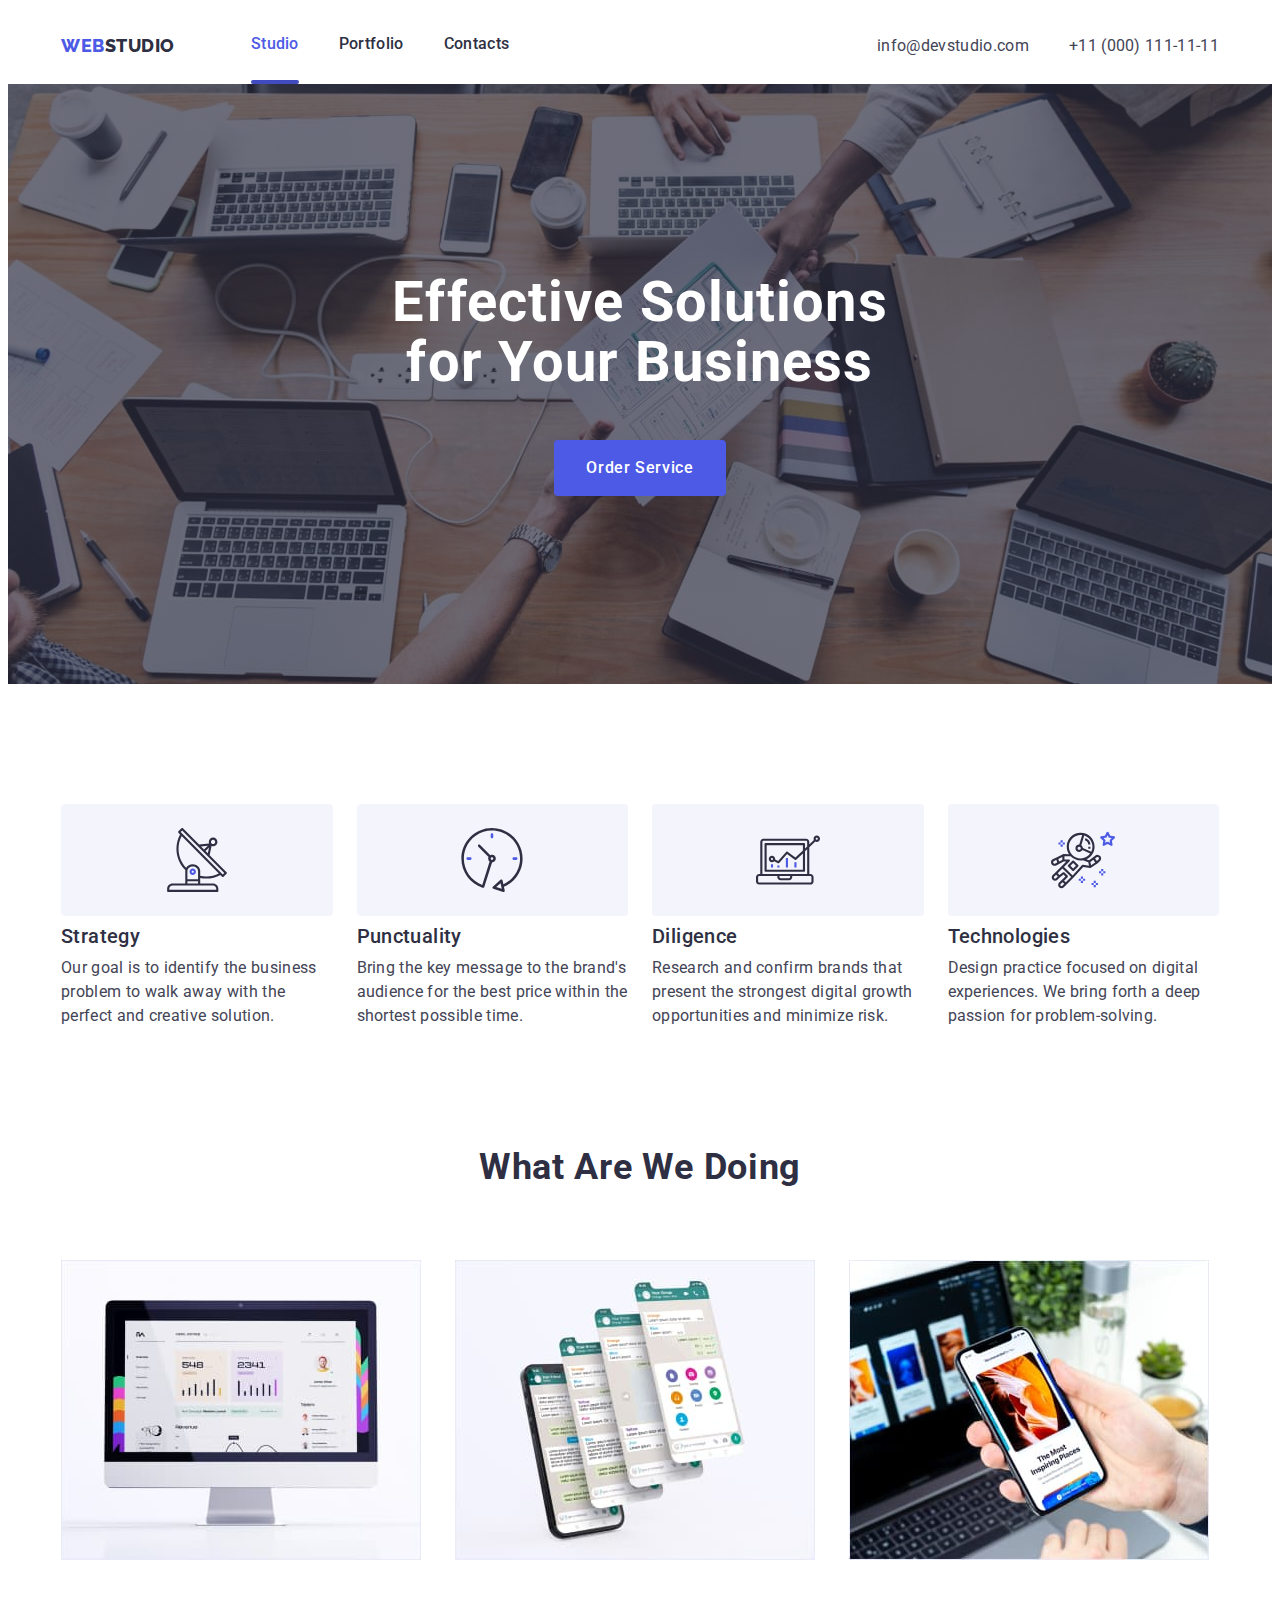
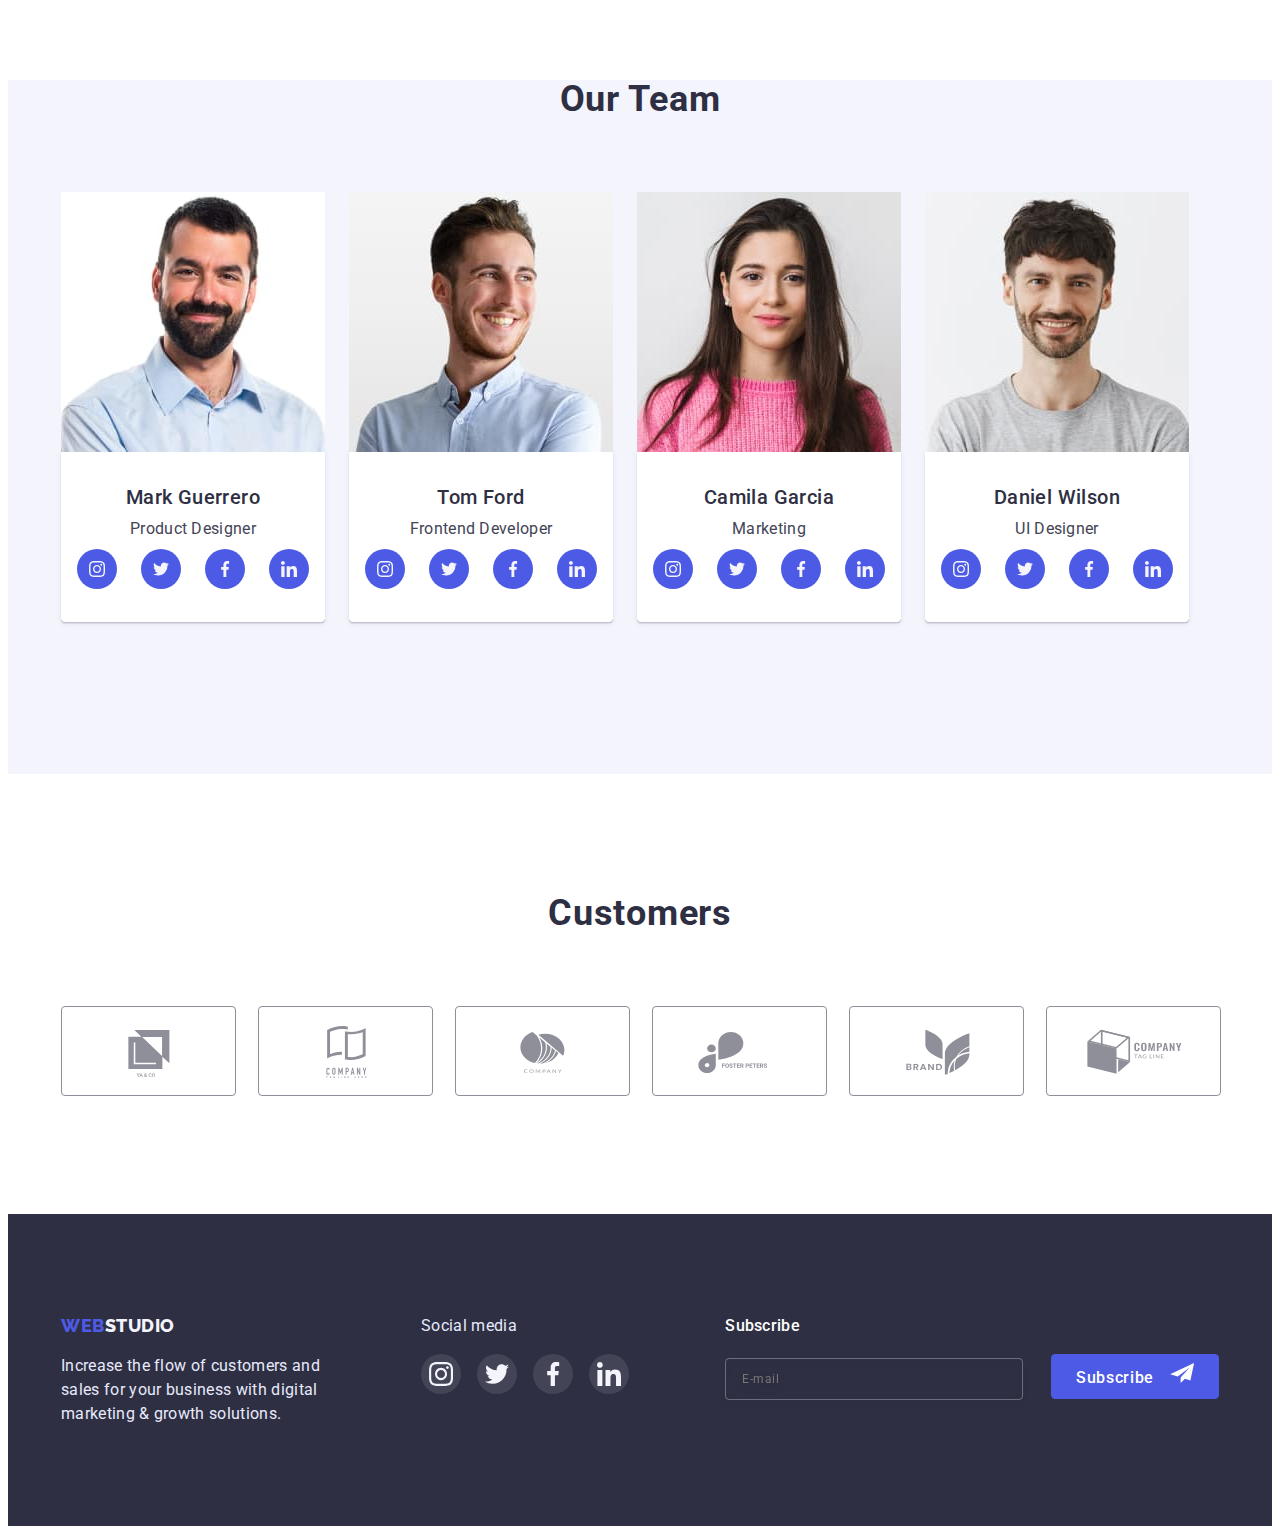
<file: index.html>
<!DOCTYPE html>
<html lang="en">
  <head>
    <meta charset="UTF-8" />
    <meta http-equiv="X-UA-Compatible" content="IE=edge" />
    <meta name="viewport" content="width=device-width, initial-scale=1.0" />
    <title>WebStudio</title>
    <link rel="preconnect" href="https://fonts.googleapis.com" />
    <link rel="preconnect" href="https://fonts.gstatic.com" crossorigin />
    <link
      href="https://fonts.googleapis.com/css2?family=Raleway:wght@800&family=Roboto:wght@400;500;700;900&display=swap"
      rel="stylesheet"
    />
    <link
      rel="stylesheet"
      href="https://cdnjs.cloudflare.com/ajax/libs/modern-normalize/1.1.0/modern-normalize.min.css"
      integrity="sha512-wpPYUAdjBVSE4KJnH1VR1HeZfpl1ub8YT/NKx4PuQ5NmX2tKuGu6U/JRp5y+Y8XG2tV+wKQpNHVUX03MfMFn9Q=="
      crossorigin="anonymous"
      referrerpolicy="no-referrer"
    />
    <link rel="stylesheet" href="./css/styles.css" />
  </head>
  <body class="body">
    <header class="header">
      <div class="container header-container">
        <nav class="header-navigation">
          <a href="./index.html" class="header-logo link">
            Web<span class="header-logo-span">Studio</span></a
          >
          <ul class="header-list list">
            <li class="header-item">
              <a href="./index.html" class="header-link current link">Studio</a>
            </li>
            <li class="header-item">
              <a href="./portfolio.html" class="header-link link">Portfolio</a>
            </li>
            <li class="header-item">
              <a href="" class="header-link link">Contacts</a>
            </li>
          </ul>
        </nav>
        <address class="address">
          <ul class="address-list list">
            <li class="address-item">
              <a href="mailto:info@devstudio.com" class="address-mail link"
                >info@devstudio.com</a
              >
            </li>
            <li class="address-item">
              <a href="tel:+110001111111" class="address-tel link"
                >+11 (000) 111-11-11</a
              >
            </li>
          </ul>
        </address>
      </div>
    </header>
    <main>
      <section class="hero">
        <div class="container">
          <h1 class="hero-title">
            Effective Solutions
            <div>for Your Business</div>
          </h1>
          <button type="button" data-modal-open class="hero-button">
            Order Service
          </button>
        </div>
      </section>
      <section class="main">
        <div class="container main-container">
          <h2 class="main-title">Advantages</h2>
          <ul class="main-list">
            <li class="main-item">
              <div class="main-item-icon-container">
                <svg class="main-item-icon" width="64" height="64">
                  <use
                    href="./images/symbol-defs.svg#icon-main-1-antenna"
                  ></use>
                </svg>
              </div>
              <h3 class="main-subtitle">Strategy</h3>
              <p class="main-text">
                Our goal is to identify the business problem to walk away with
                the perfect and creative solution.
              </p>
            </li>
            <li class="main-item">
              <div class="main-item-icon-container">
                <svg class="main-item-icon" width="64" height="64">
                  <use href="./images/symbol-defs.svg#icon-main-2-clock"></use>
                </svg>
              </div>
              <h3 class="main-subtitle">Punctuality</h3>
              <p class="main-text">
                Bring the key message to the brand's audience for the best price
                within the shortest possible time.
              </p>
            </li>
            <li class="main-item">
              <div class="main-item-icon-container">
                <svg class="main-item-icon" width="64" height="64">
                  <use
                    href="./images/symbol-defs.svg#icon-main-3-diagram"
                  ></use>
                </svg>
              </div>
              <h3 class="main-subtitle">Diligence</h3>
              <p class="main-text">
                Research and confirm brands that present the strongest digital
                growth opportunities and minimize risk.
              </p>
            </li>
            <li class="main-item">
              <div class="main-item-icon-container">
                <svg class="main-item-icon" width="64" height="64">
                  <use
                    href="./images/symbol-defs.svg#icon-main-4-astronaut"
                  ></use>
                </svg>
              </div>
              <h3 class="main-subtitle">Technologies</h3>
              <p class="main-text">
                Design practice focused on digital experiences. We bring forth a
                deep passion for problem-solving.
              </p>
            </li>
          </ul>
        </div>
      </section>
      <section class="work">
        <div class="container">
          <h2 class="work-title">What are we doing</h2>
          <ul class="work-list">
            <li class="work-item">
              <img
                src="./images/img-1.jpg"
                alt="picture"
                width="360"
                height="300"
              />
            </li>
            <li class="work-item">
              <img
                src="./images/img-2.jpg"
                alt="picture"
                width="360"
                height="300"
              />
            </li>
            <li class="work-item">
              <img
                src="./images/img-3.jpg"
                alt="picture"
                width="360"
                height="300"
              />
            </li>
          </ul>
        </div>
      </section>
      <section class="team">
        <div class="container">
          <h2 class="team-title">Our Team</h2>
          <ul class="team-list">
            <li class="team-item">
              <img
                src="./images/img-4.jpg"
                alt="photo"
                width="264"
                height="260"
              />
              <div class="team-container-h3-p">
                <h3 class="team-subtitle">Mark Guerrero</h3>
                <p class="team-text">Product Designer</p>
                <ul class="team-social-list list">
                  <li class="team-social-item">
                    <a href="" class="team-social-link link">
                      <svg class="team-social-icon" width="16" height="16">
                        <use
                          href="./images/symbol-defs.svg#icon-social-1-instagram"
                        ></use>
                      </svg>
                    </a>
                  </li>
                  <li class="team-social-item">
                    <a href="" class="team-social-link link"
                      ><svg class="team-social-icon" width="16" height="16">
                        <use
                          href="./images/symbol-defs.svg#icon-social-2-twitter"
                        ></use>
                      </svg>
                    </a>
                  </li>
                  <li class="team-social-item">
                    <a href="" class="team-social-link link"
                      ><svg class="team-social-icon" width="16" height="16">
                        <use
                          href="./images/symbol-defs.svg#icon-social-3-facebook"
                        ></use>
                      </svg>
                    </a>
                  </li>
                  <li class="team-social-item">
                    <a href="" class="team-social-link link"
                      ><svg class="team-social-icon" width="16" height="16">
                        <use
                          href="./images/symbol-defs.svg#icon-social-4-linkedin"
                        ></use>
                      </svg>
                    </a>
                  </li>
                </ul>
              </div>
            </li>
            <li class="team-item">
              <img
                src="./images/img-5.jpg"
                alt="photo"
                width="264"
                height="260"
              />
              <div class="team-container-h3-p">
                <h3 class="team-subtitle">Tom Ford</h3>
                <p class="team-text">Frontend Developer</p>
                <ul class="team-social-list list">
                  <li class="team-social-item">
                    <a href="" class="team-social-link link">
                      <svg class="team-social-icon" width="16" height="16">
                        <use
                          href="./images/symbol-defs.svg#icon-social-1-instagram"
                        ></use>
                      </svg>
                    </a>
                  </li>
                  <li class="team-social-item">
                    <a href="" class="team-social-link link"
                      ><svg class="team-social-icon" width="16" height="16">
                        <use
                          href="./images/symbol-defs.svg#icon-social-2-twitter"
                        ></use>
                      </svg>
                    </a>
                  </li>
                  <li class="team-social-item">
                    <a href="" class="team-social-link link"
                      ><svg class="team-social-icon" width="16" height="16">
                        <use
                          href="./images/symbol-defs.svg#icon-social-3-facebook"
                        ></use>
                      </svg>
                    </a>
                  </li>
                  <li class="team-social-item">
                    <a href="" class="team-social-link link"
                      ><svg class="team-social-icon" width="16" height="16">
                        <use
                          href="./images/symbol-defs.svg#icon-social-4-linkedin"
                        ></use>
                      </svg>
                    </a>
                  </li>
                </ul>
              </div>
            </li>
            <li class="team-item">
              <img
                src="./images/img-6.jpg"
                alt="photo"
                width="264"
                height="260"
              />
              <div class="team-container-h3-p">
                <h3 class="team-subtitle">Camila Garcia</h3>
                <p class="team-text">Marketing</p>
                <ul class="team-social-list list">
                  <li class="team-social-item">
                    <a href="" class="team-social-link link">
                      <svg class="team-social-icon" width="16" height="16">
                        <use
                          href="./images/symbol-defs.svg#icon-social-1-instagram"
                        ></use>
                      </svg>
                    </a>
                  </li>
                  <li class="team-social-item">
                    <a href="" class="team-social-link link"
                      ><svg class="team-social-icon" width="16" height="16">
                        <use
                          href="./images/symbol-defs.svg#icon-social-2-twitter"
                        ></use>
                      </svg>
                    </a>
                  </li>
                  <li class="team-social-item">
                    <a href="" class="team-social-link link"
                      ><svg class="team-social-icon" width="16" height="16">
                        <use
                          href="./images/symbol-defs.svg#icon-social-3-facebook"
                        ></use>
                      </svg>
                    </a>
                  </li>
                  <li class="team-social-item">
                    <a href="" class="team-social-link link"
                      ><svg class="team-social-icon" width="16" height="16">
                        <use
                          href="./images/symbol-defs.svg#icon-social-4-linkedin"
                        ></use>
                      </svg>
                    </a>
                  </li>
                </ul>
              </div>
            </li>
            <li class="team-item">
              <img
                src="./images/img-7.jpg"
                alt="photo"
                width="264"
                height="260"
              />
              <div class="team-container-h3-p">
                <h3 class="team-subtitle">Daniel Wilson</h3>
                <p class="team-text">UI Designer</p>
                <ul class="team-social-list list">
                  <li class="team-social-item">
                    <a href="" class="team-social-link link">
                      <svg class="team-social-icon" width="16" height="16">
                        <use
                          href="./images/symbol-defs.svg#icon-social-1-instagram"
                        ></use>
                      </svg>
                    </a>
                  </li>
                  <li class="team-social-item">
                    <a href="" class="team-social-link link"
                      ><svg class="team-social-icon" width="16" height="16">
                        <use
                          href="./images/symbol-defs.svg#icon-social-2-twitter"
                        ></use>
                      </svg>
                    </a>
                  </li>
                  <li class="team-social-item">
                    <a href="" class="team-social-link link"
                      ><svg class="team-social-icon" width="16" height="16">
                        <use
                          href="./images/symbol-defs.svg#icon-social-3-facebook"
                        ></use>
                      </svg>
                    </a>
                  </li>
                  <li class="team-social-item">
                    <a href="" class="team-social-link link"
                      ><svg class="team-social-icon" width="16" height="16">
                        <use
                          href="./images/symbol-defs.svg#icon-social-4-linkedin"
                        ></use>
                      </svg>
                    </a>
                  </li>
                </ul>
              </div>
            </li>
          </ul>
        </div>
      </section>
      <section class="customers">
        <div class="container customers-container">
          <h2 class="customers-title">Customers</h2>
          <ul class="customers-list list">
            <li class="customers-item">
              <a href="" class="customers-link link">
                <svg class="customer-icon" width="104" height="56">
                  <use
                    href="./images/symbol-defs.svg#icon-ustomers-logo-1"
                  ></use>
                </svg>
              </a>
            </li>
            <li class="customers-item">
              <a href="" class="customers-link link">
                <svg class="customer-icon" width="104" height="56">
                  <use
                    href="./images/symbol-defs.svg#icon-ustomers-logo-2"
                  ></use>
                </svg>
              </a>
            </li>
            <li class="customers-item">
              <a href="" class="customers-link link">
                <svg class="customer-icon" width="104" height="56">
                  <use
                    href="./images/symbol-defs.svg#icon-ustomers-logo-3"
                  ></use>
                </svg>
              </a>
            </li>
            <li class="customers-item">
              <a href="" class="customers-link link">
                <svg class="customer-icon" width="104" height="56">
                  <use
                    href="./images/symbol-defs.svg#icon-ustomers-logo-4"
                  ></use>
                </svg>
              </a>
            </li>
            <li class="customers-item">
              <a href="" class="customers-link link">
                <svg class="customer-icon" width="104" height="56">
                  <use
                    href="./images/symbol-defs.svg#icon-ustomers-logo-5"
                  ></use>
                </svg>
              </a>
            </li>
            <li class="customers-item">
              <a href="" class="customers-link link">
                <svg class="customer-icon" width="104" height="56">
                  <use
                    href="./images/symbol-defs.svg#icon-ustomers-logo-6"
                  ></use>
                </svg>
              </a>
            </li>
          </ul>
        </div>
      </section>
    </main>
    <footer class="footer">
      <div class="container footer-container">
        <section class="footer-section-logo">
          <a href="./index.html" class="footer-logo link"
            >Web<span class="footer-logo-span">Studio</span></a
          >
          <p class="footer-text">
            Increase the flow of customers and sales for your business with
            digital marketing & growth solutions.
          </p>
        </section>
        <section class="footer-section-social">
          <p class="footer-text-social">Social media</p>
          <ul class="footer-social-media-list list">
            <li class="footer-social-media-item">
              <a href="" class="footer-social-media-link link">
                <svg class="footer-social-media-icon" width="24" height="24">
                  <use
                    href="./images/symbol-defs.svg#icon-social-1-instagram"
                  ></use>
                </svg>
              </a>
            </li>
            <li class="footer-social-media-item">
              <a href="" class="footer-social-media-link link">
                <svg class="footer-social-media-icon" width="24" height="24">
                  <use
                    href="./images/symbol-defs.svg#icon-social-2-twitter"
                  ></use>
                </svg>
              </a>
            </li>
            <li class="footer-social-media-item">
              <a href="" class="footer-social-media-link link">
                <svg class="footer-social-media-icon" width="24" height="24">
                  <use
                    href="./images/symbol-defs.svg#icon-social-3-facebook"
                  ></use>
                </svg>
              </a>
            </li>
            <li class="footer-social-media-item">
              <a href="" class="footer-social-media-link link">
                <svg class="footer-social-media-icon" width="24" height="24">
                  <use
                    href="./images/symbol-defs.svg#icon-social-4-linkedin"
                  ></use>
                </svg>
              </a>
            </li>
          </ul>
        </section>
        <section class="footer-section-subscribe">
          <p class="footer-section-subscrib-text">Subscribe</p>
          <form class="footer-section-subscribe-form">
            <input
              type="text"
              name="user-email"
              class="footer-form-input"
              placeholder="E-mail"
            />
            <button type="submit" class="footer-section-subscribe-button">
              Subscribe<span
                ><svg class="footer-span-svg" width="24" height="20">
                  <use href="./images/symbol-defs.svg#icon-icon-airplane"></use>
                </svg>
              </span>
            </button>
          </form>
        </section>
      </div>
    </footer>
    <div class="backdrop is-hidden" data-modal>
      <div class="modal">
        <button type="button" data-modal-close class="modal-button-close">
          <svg class="modal-icon-svg" width="8" height="8">
            <use href="./images/symbol-defs.svg#icon-modal-cloze-icon"></use>
          </svg>
        </button>
        <p class="modal-title">Leave your contacts and we will call you back</p>
        <form class="modal-form">
          <div class="modal-field">
            <label class="modal-input-text" for="user-name">Name</label>
            <div class="input-wrap">
              <input
                type="text"
                class="modal-input"
                name="user-name"
                id="user-name"
                required
              />
              <svg class="modal-input-icon" width="18" height="18">
                <use
                  href="./images/symbol-defs.svg#icon-modal-person-icon"
                ></use>
              </svg>
            </div>
          </div>
          <div class="modal-field">
            <label class="modal-input-text" for="user-phone">Phone</label>
            <div class="input-wrap">
              <input
                type="tel"
                class="modal-input"
                name="user-phone"
                id="user-phone"
                required
              />
              <svg class="modal-input-icon" width="18" height="18">
                <use
                  href="./images/symbol-defs.svg#icon-modal-phone-icon"
                ></use>
              </svg>
            </div>
          </div>
          <div class="modal-field">
            <label class="modal-input-text" for="user-email">Email</label>
            <div class="input-wrap">
              <input
                type="email"
                class="modal-input"
                name="user-email"
                id="user-email"
                required
              />
              <svg class="modal-input-icon" width="18" height="18">
                <use href="./images/symbol-defs.svg#icon-modal-mail-icon"></use>
              </svg>
            </div>
          </div>
          <div class="modal-field">
            <label class="modal-input-text" for="user-comment">Comment</label>
            <textarea
              name="user-comment"
              id="user-comment"
              class="modal-field-comment"
              placeholder="Text input"
            ></textarea>
          </div>
          <div class="modal-field">
            <input
              type="checkbox"
              id="privacy-policy"
              name="privacy-policy"
              value="true"
              class="modal-check"
              required
            />
            <label for="privacy-policy" class="modal-label-text"
              ><span class="modal-label-span">
                <svg class="modal-label-span-svg" width="10" height="8">
                  <use
                    href="./images/symbol-defs.svg#icon-modal-icon-check"
                  ></use>
                </svg>
              </span>
              I accept the terms and conditions of the
              <a href="" class="modal-label-link">Privacy Policy</a></label
            >
          </div>
          <button type="submit" class="modal-form-button">Send</button>
        </form>
      </div>
    </div>
    <script src="./js/modal.js"></script>
  </body>
</html>
</file>
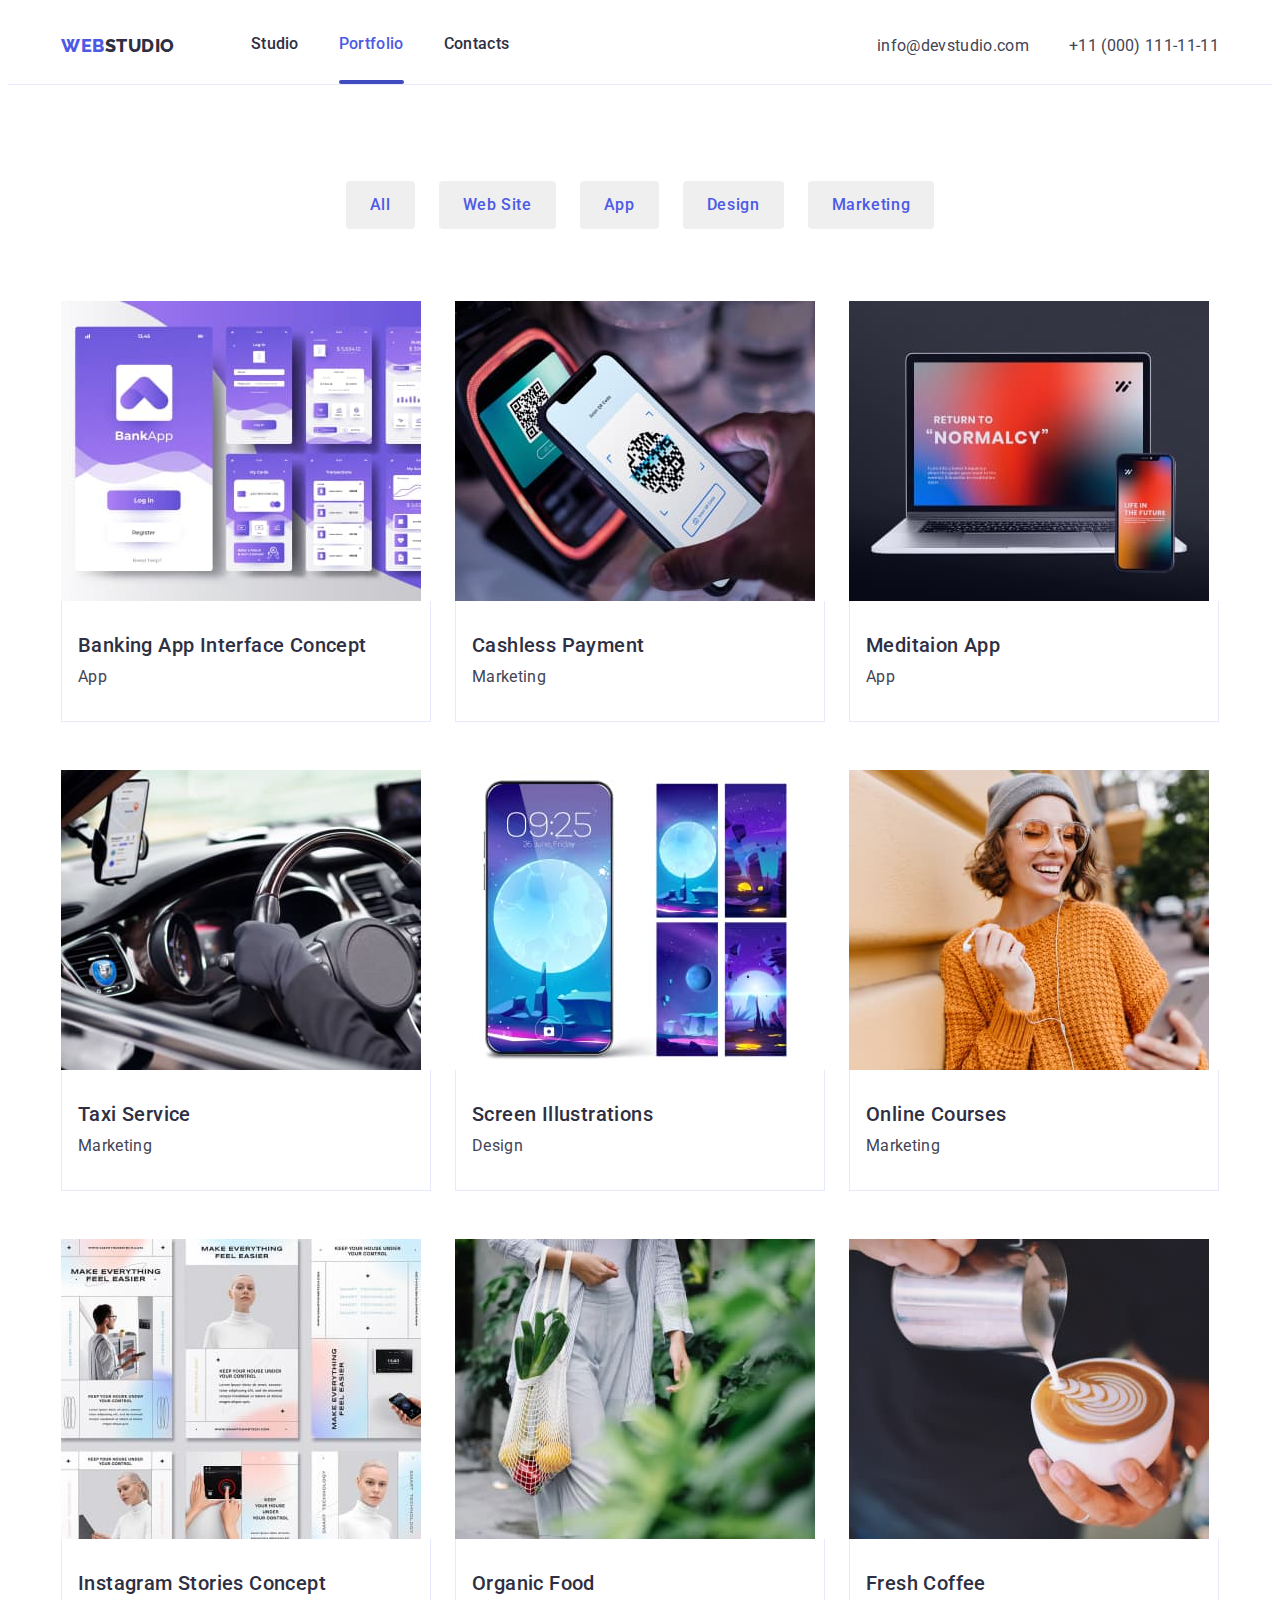
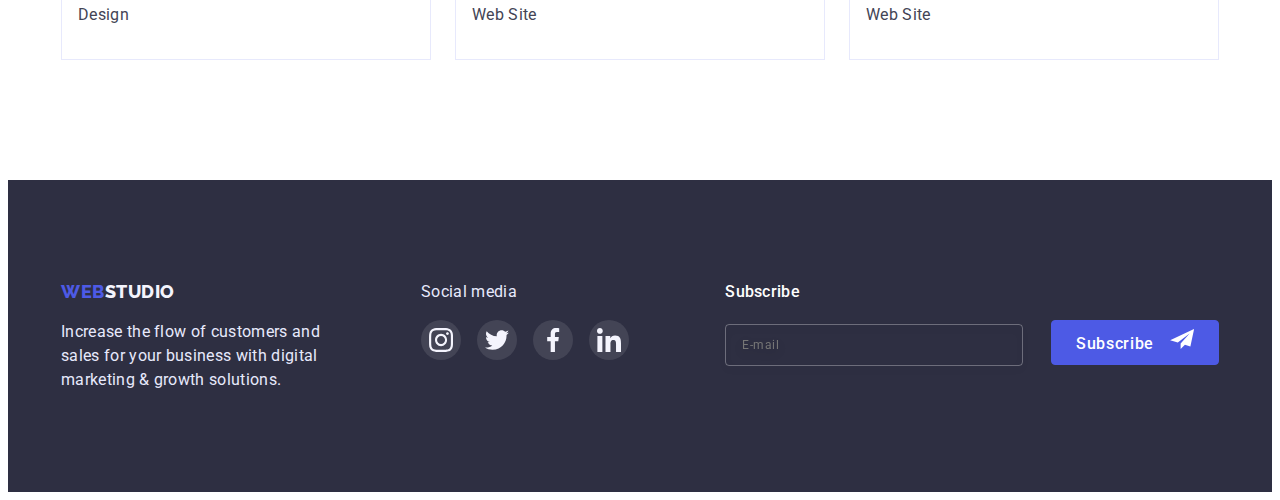
<file: portfolio.html>
<!DOCTYPE html>
<html lang="en">
  <head>
    <meta charset="UTF-8" />
    <meta http-equiv="X-UA-Compatible" content="IE=edge" />
    <meta name="viewport" content="width=device-width, initial-scale=1.0" />
    <title>Portfolio</title>
    <link rel="preconnect" href="https://fonts.googleapis.com" />
    <link rel="preconnect" href="https://fonts.gstatic.com" crossorigin />
    <link
      href="https://fonts.googleapis.com/css2?family=Raleway:wght@800&family=Roboto:wght@400;500;700;900&display=swap"
      rel="stylesheet"
    />
    <link
      rel="stylesheet"
      href="https://cdnjs.cloudflare.com/ajax/libs/modern-normalize/1.1.0/modern-normalize.min.css"
      integrity="sha512-wpPYUAdjBVSE4KJnH1VR1HeZfpl1ub8YT/NKx4PuQ5NmX2tKuGu6U/JRp5y+Y8XG2tV+wKQpNHVUX03MfMFn9Q=="
      crossorigin="anonymous"
      referrerpolicy="no-referrer"
    />
    <link rel="stylesheet" href="./css/styles.css" />
  </head>
  <body>
    <header class="header header-portfolio">
      <div class="container header-container">
        <nav class="header-navigation">
          <a href="./index.html" class="header-logo link">
            Web<span class="header-logo-span">Studio</span></a
          >
          <ul class="header-list list">
            <li class="header-item">
              <a href="./index.html" class="header-link link">Studio</a>
            </li>
            <li class="header-item">
              <a href="./portfolio.html" class="header-link current link"
                >Portfolio</a
              >
            </li>
            <li class="header-item">
              <a href="" class="header-link link">Contacts</a>
            </li>
          </ul>
        </nav>
        <address class="address">
          <ul class="address-list list">
            <li class="address-item">
              <a href="mailto:info@devstudio.com" class="address-mail link"
                >info@devstudio.com</a
              >
            </li>
            <li class="address-item">
              <a href="tel:+110001111111" class="address-tel link"
                >+11 (000) 111-11-11</a
              >
            </li>
          </ul>
        </address>
      </div>
    </header>
    <main>
      <section class="concept">
        <div class="container concept-container">
          <h1 class="button-title">Web Portfolio</h1>
          <ul class="concept-button-list list">
            <li class="button-item">
              <button type="button" class="concept-button-all">All</button>
            </li>
            <li class="button-item">
              <button type="button" class="concept-button-website">
                Web Site
              </button>
            </li>
            <li class="button-item">
              <button type="button" class="concept-button-app">App</button>
            </li>
            <li class="button-item">
              <button type="button" class="concept-button-design">
                Design
              </button>
            </li>
            <li class="button-item">
              <button type="button" class="concept-button-marketing">
                Marketing
              </button>
            </li>
          </ul>
          <ul class="concept-list list">
            <li class="concept-item">
              <a href="" class="concept-link link">
                <div class="concept-item-img-text">
                  <img
                    src="./images/banking-app-interface-concept.jpg"
                    alt="interface"
                    width="360"
                    height="300"
                  />
                  <p class="concept-item-img-text-text">
                    14 Stylish and User-Friendly App Design Concepts · Task
                    Manager App · Calorie Tracker App · Exotic Fruit Ecommerce
                    App · Cloud Storage App
                  </p>
                </div>
                <div class="concept-item-h2-p">
                  <h2 class="concept-subtitle">
                    Banking App Interface Concept
                  </h2>
                  <p class="concept-text">App</p>
                </div>
              </a>
            </li>
            <li class="concept-item">
              <a href="" class="concept-link link">
                <div class="concept-item-img-text">
                  <img
                    src="./images/cashles-payment.jpg"
                    alt="payment"
                    width="360"
                    height="300"
                  />
                  <p class="concept-item-img-text-text">
                    14 Stylish and User-Friendly App Design Concepts · Task
                    Manager App · Calorie Tracker App · Exotic Fruit Ecommerce
                    App · Cloud Storage App
                  </p>
                </div>
                <div class="concept-item-h2-p">
                  <h2 class="concept-subtitle">Cashless Payment</h2>
                  <p class="concept-text">Marketing</p>
                </div>
              </a>
            </li>
            <li class="concept-item">
              <a href="" class="concept-link link">
                <div class="concept-item-img-text">
                  <img
                    src="./images/medditation-app.jpg"
                    alt="meditaion"
                    width="360"
                    height="300"
                  />
                  <p class="concept-item-img-text-text">
                    14 Stylish and User-Friendly App Design Concepts · Task
                    Manager App · Calorie Tracker App · Exotic Fruit Ecommerce
                    App · Cloud Storage App
                  </p>
                </div>
                <div class="concept-item-h2-p">
                  <h2 class="concept-subtitle">Meditaion App</h2>
                  <p class="concept-text">App</p>
                </div>
              </a>
            </li>
            <li class="concept-item">
              <a href="" class="concept-link link">
                <div class="concept-item-img-text">
                  <img
                    src="./images/taxi-service.jpg"
                    alt="taxi"
                    width="360"
                    height="300"
                  />
                  <p class="concept-item-img-text-text">
                    14 Stylish and User-Friendly App Design Concepts · Task
                    Manager App · Calorie Tracker App · Exotic Fruit Ecommerce
                    App · Cloud Storage App
                  </p>
                </div>
                <div class="concept-item-h2-p">
                  <h2 class="concept-subtitle">Taxi Service</h2>
                  <p class="concept-text">Marketing</p>
                </div>
              </a>
            </li>
            <li class="concept-item">
              <a href="" class="concept-link link">
                <div class="concept-item-img-text">
                  <img
                    src="./images/screen-illustrations.jpg"
                    alt="illustrations"
                    width="360"
                    height="300"
                  />
                  <p class="concept-item-img-text-text">
                    14 Stylish and User-Friendly App Design Concepts · Task
                    Manager App · Calorie Tracker App · Exotic Fruit Ecommerce
                    App · Cloud Storage App
                  </p>
                </div>
                <div class="concept-item-h2-p">
                  <h2 class="concept-subtitle">Screen Illustrations</h2>
                  <p class="concept-text">Design</p>
                </div>
              </a>
            </li>
            <li class="concept-item">
              <a href="" class="concept-link link">
                <div class="concept-item-img-text">
                  <img
                    src="./images/online-courses.jpg"
                    alt="courses"
                    width="360"
                    height="300"
                  />
                  <p class="concept-item-img-text-text">
                    14 Stylish and User-Friendly App Design Concepts · Task
                    Manager App · Calorie Tracker App · Exotic Fruit Ecommerce
                    App · Cloud Storage App
                  </p>
                </div>
                <div class="concept-item-h2-p">
                  <h2 class="concept-subtitle">Online Courses</h2>
                  <p class="concept-text">Marketing</p>
                </div>
              </a>
            </li>
            <li class="concept-item">
              <a href="" class="concept-link link">
                <div class="concept-item-img-text">
                  <img
                    src="./images/instagram-stories-concept.jpg"
                    alt="instagram"
                    width="360"
                    height="300"
                  />
                  <p class="concept-item-img-text-text">
                    14 Stylish and User-Friendly App Design Concepts · Task
                    Manager App · Calorie Tracker App · Exotic Fruit Ecommerce
                    App · Cloud Storage App
                  </p>
                </div>
                <div class="concept-item-h2-p">
                  <h2 class="concept-subtitle">Instagram Stories Concept</h2>
                  <p class="concept-text">Design</p>
                </div>
              </a>
            </li>
            <li class="concept-item">
              <a href="" class="concept-link link">
                <div class="concept-item-img-text">
                  <img
                    src="./images/organik-food.jpg"
                    alt="food"
                    width="360"
                    height="300"
                  />
                  <p class="concept-item-img-text-text">
                    14 Stylish and User-Friendly App Design Concepts · Task
                    Manager App · Calorie Tracker App · Exotic Fruit Ecommerce
                    App · Cloud Storage App
                  </p>
                </div>
                <div class="concept-item-h2-p">
                  <h2 class="concept-subtitle">Organic Food</h2>
                  <p class="concept-text">Web Site</p>
                </div>
              </a>
            </li>
            <li class="concept-item">
              <a href="" class="concept-link link">
                <div class="concept-item-img-text">
                  <img
                    src="./images/fresh-coffe.jpg"
                    alt="coffe"
                    width="360"
                    height="300"
                  />
                  <p class="concept-item-img-text-text">
                    14 Stylish and User-Friendly App Design Concepts · Task
                    Manager App · Calorie Tracker App · Exotic Fruit Ecommerce
                    App · Cloud Storage App
                  </p>
                </div>
                <div class="concept-item-h2-p">
                  <h2 class="concept-subtitle">Fresh Coffee</h2>
                  <p class="concept-text">Web Site</p>
                </div>
              </a>
            </li>
          </ul>
        </div>
      </section>
    </main>
    <footer class="footer">
      <div class="container footer-container">
        <section class="footer-section-logo">
          <a href="./index.html" class="footer-logo link"
            >Web<span class="footer-logo-span">Studio</span></a
          >
          <p class="footer-text">
            Increase the flow of customers and sales for your business with
            digital marketing & growth solutions.
          </p>
        </section>
        <section class="footer-section-social">
          <p class="footer-text-social">Social media</p>
          <ul class="footer-social-media-list list">
            <li class="footer-social-media-item">
              <a href="" class="footer-social-media-link link">
                <svg class="footer-social-media-icon" width="24" height="24">
                  <use
                    href="./images/symbol-defs.svg#icon-social-1-instagram"
                  ></use>
                </svg>
              </a>
            </li>
            <li class="footer-social-media-item">
              <a href="" class="footer-social-media-link link">
                <svg class="footer-social-media-icon" width="24" height="24">
                  <use
                    href="./images/symbol-defs.svg#icon-social-2-twitter"
                  ></use>
                </svg>
              </a>
            </li>
            <li class="footer-social-media-item">
              <a href="" class="footer-social-media-link link">
                <svg class="footer-social-media-icon" width="24" height="24">
                  <use
                    href="./images/symbol-defs.svg#icon-social-3-facebook"
                  ></use>
                </svg>
              </a>
            </li>
            <li class="footer-social-media-item">
              <a href="" class="footer-social-media-link link">
                <svg class="footer-social-media-icon" width="24" height="24">
                  <use
                    href="./images/symbol-defs.svg#icon-social-4-linkedin"
                  ></use>
                </svg>
              </a>
            </li>
          </ul>
        </section>
        <section class="footer-section-subscribe">
          <p class="footer-section-subscrib-text">Subscribe</p>
          <form class="footer-section-subscribe-form">
            <input type="text"  name="user-email" class="footer-form-input" placeholder="E-mail" />
            <button type="submit" class="footer-section-subscribe-button">
              Subscribe<span
                ><svg class="footer-span-svg" width="24" height="20">
                  <use href="./images/symbol-defs.svg#icon-icon-airplane"></use>
                </svg>
              </span>
            </button>
          </form>
        </section>
      </div>
    </footer>
  </body>
</html>
</file>
<file: css/styles.css>
h1,
h2,
h3,
h4,
p {
  margin-top: 0;
  margin-bottom: 0;
}

ul {
  margin-top: 0;
  margin-bottom: 0;
  padding-left: 0;
}

.list {
  list-style: none;
}

.link {
  text-decoration: none;
}

img {
  display: block;
}

:root {
  --blue-color: #4d5ae5;
  --black-color: #2e2f42;
  --grey-color: #434455;
  --white-color: #ffffff;
  --milk-color: #f4f4fd;
  --light-grey-color: #e7e9fc;
  --button-blue-color: #4d5ae5;
}

body {
  font-family: "Roboto", sans-serif;
  font-size: 16px;
  color: var(--grey-color);
}

.container {
  width: 1158px;
  margin-left: auto;
  margin-right: auto;
  padding-left: 15px;
  padding-right: 15px;
}

.header {
  background: var(--white-color);
}

.header-portfolio {
  border-bottom: 1px solid var(--light-grey-color);
  max-width: 1440px;
  margin-left: auto;
  margin-right: auto;
}

.header-logo {
  text-transform: uppercase;
  font-family: "Raleway", sans-serif;
  font-weight: 800;
  font-size: 18px;
  line-height: 1.33;
  letter-spacing: 0.03em;
  color: var(--blue-color);
  margin-right: 76px;
}

.header-logo-span {
  color: var(--black-color);
}

.header-container {
  display: flex;
}

.header-navigation {
  display: flex;
  align-items: center;
  margin-right: auto;
}

.header-list {
  display: flex;
  gap: 40px;
}

.header-list .header-link:hover,
.header-list .header-link:focus {
  color: var(--blue-color);
}

.header-link {
  display: block;
  padding-top: 24px;
  padding-bottom: 28px;
  font-weight: 500;
  font-size: 16px;
  line-height: 1.5;
  letter-spacing: 0.02em;
  color: var(--black-color);
  transition: color 250ms cubic-bezier(0.4, 0, 0.2, 1);
}

.current {
  color: var(--blue-color);
  position: relative;
}

.current::after {
  content: "";
  position: absolute;
  left: 0;
  bottom: 0;
  width: 100%;
  height: 4px;
  background-color: #404bbf;
  border-radius: 2px;
}

.address {
  display: flex;
  align-items: center;
}

.address-list {
  display: flex;
  gap: 40px;
}

.address-mail {
  font-style: normal;
  font-size: 16px;
  line-height: 1.5;
  letter-spacing: 0.02em;
  color: var(--grey-color);
  transition: color 250ms cubic-bezier(0.4, 0, 0.2, 1);
}

.address-list .address-mail:hover,
.address-list .address-mail:focus {
  color: var(--blue-color);
}

.address-tel {
  font-style: normal;
  font-size: 16px;
  line-height: 1.5;
  letter-spacing: 0.02em;
  color: var(--grey-color);
  transition: color 250ms cubic-bezier(0.4, 0, 0.2, 1);
}

.address-list .address-tel:hover,
.address-list .address-tel:focus {
  color: var(--blue-color);
}

.hero {
  background-image: linear-gradient(
      rgba(46, 47, 66, 0.7),
      rgba(46, 47, 66, 0.7)
    ),
    url(../images/webstudio-fons.jpg);
  padding-top: 188px;
  padding-bottom: 188px;
  max-width: 1440px;
  margin: 0 auto;
  background-position: center;
  background-repeat: no-repeat;
}

.hero-title {
  font-size: 56px;
  line-height: 60px;
  text-align: center;
  letter-spacing: 0.02em;
  color: var(--white-color);
  margin-bottom: 48px;
}

.hero-button {
  cursor: pointer;
  font-family: inherit;
  font-weight: 500;
  font-size: 16px;
  line-height: 1.5;
  letter-spacing: 0.04em;
  color: var(--white-color);
  background: var(--blue-color);
  border: 1px var(--blue-color);
  border-radius: 4px;
  padding: 16px 32px;
  margin: 0 auto;
  display: block;
}

.main {
  padding-top: 120px;
  padding-bottom: 120px;
}

.main-container {
  display: flex;
}

.main-title {
  position: absolute;
  white-space: nowrap;
  width: 1px;
  height: 1px;
  overflow: hidden;
  border: 0;
  padding: 0;
  clip: rect(0 0 0 0);
  clip-path: inset(50%);
  margin: -1px;
}

.main-list {
  list-style: none;
  display: flex;
  align-items: center;
  gap: 24px;
}

.main-item {
  flex-basis: calc((100% - 72px) / 4);
}

.main-item-icon-container {
  display: flex;
  justify-content: center;
  background-color: var(--milk-color);
  border-radius: 4px;
  padding: 24px 0;
}

.main-subtitle {
  font-weight: 500;
  font-size: 20px;
  line-height: 1.2;
  letter-spacing: 0.02em;
  color: var(--black-color);
  margin-top: 8px;
  margin-bottom: 8px;
}

.main-text {
  line-height: 1.5;
  letter-spacing: 0.02em;
}

.work {
  padding-top: 0px;
  padding-bottom: 120px;
}

.work-title {
  font-size: 36px;
  line-height: 1.11;
  text-align: center;
  letter-spacing: 0.02em;
  text-transform: capitalize;
  color: var(--black-color);
  margin-top: 0;
  margin-bottom: 72px;
}

.work-list {
  list-style: none;
  display: flex;
  gap: 24px;
}

.work-item {
  flex-basis: calc((100% - 48px) / 3);
}

.team {
  padding-bottom: 152px;
  background-color: var(--milk-color);
}

.team-title {
  font-size: 36px;
  line-height: 1.11;
  text-align: center;
  letter-spacing: 0.02em;
  text-transform: capitalize;
  color: var(--black-color);
  margin-bottom: 72px;
}

.team-list {
  list-style: none;
  display: flex;
  align-items: center;
  flex-basis: calc((100% - 72px) / 4);
  gap: 24px;
}

.team-subtitle {
  font-weight: 500;
  font-size: 20px;
  line-height: 1.2;
  letter-spacing: 0.02em;
  color: var(--black-color);
  margin-bottom: 8px;
  text-align: center;
}

.team-text {
  line-height: 1.5;
  letter-spacing: 0.02em;
  text-align: center;
  margin-bottom: 8px;
}

.team-container-h3-p {
  padding-top: 32px;
  padding-bottom: 32px;
  border: 1px solid var(--white-color);
  background: var(--white-color);
  border-radius: 0px 0px 4px 4px;
  box-shadow: 0px 1px 6px rgba(46, 47, 66, 0.08),
    0px 1px 1px rgba(46, 47, 66, 0.16), 0px 2px 1px rgba(46, 47, 66, 0.08);
}

.team-social-list {
  display: flex;
  justify-content: center;
  gap: 24px;
}

.team-social-list .team-social-link:hover,
.team-social-list .team-social-link:focus {
  background-color: #404bbf;
}

.team-social-item {
  width: 40px;
  height: 40px;
}

.team-social-link {
  width: 100%;
  height: 100%;
  background-color: var(--blue-color);
  display: block;
  border-radius: 50%;
  display: flex;
  align-items: center;
  justify-content: center;
  transition: background-color 250ms cubic-bezier(0.4, 0, 0.2, 1);
}

.team-social-icon {
  fill: var(--milk-color);
}

.customers {
  padding-top: 120px;
  padding-bottom: 120px;
}

.customers-title {
  margin-bottom: 72px;
  text-align: center;
  font-size: 36px;
  line-height: 1.11;
  letter-spacing: 0.02em;
  text-transform: capitalize;
  color: var(--black-color);
}

.customers-list {
  display: flex;
  gap: 24px;
}

.customers-item {
  flex-basis: calc((100% - 120px) / 6);
  height: 88px;
}

.customers-link {
  width: 100%;
  height: 100%;
  border: 1px solid #8e8f99;
  border-radius: 4px;
  display: flex;
  align-items: center;
  justify-content: center;
  transition: border-color 250ms cubic-bezier(0.4, 0, 0.2, 1);
}

.customers-list .customers-link:hover,
.customers-list .customers-link:focus {
  border-color: #404bbf;
}

.customers-list .customers-link:hover .customer-icon,
.customers-list .customers-link:focus .customer-icon {
  fill: #404bbf;
}

.customer-icon {
  fill: #8e8f99;
  transition: fill 250ms cubic-bezier(0.4, 0, 0.2, 1);
}

.footer {
  background: var(--black-color);
  padding-top: 100px;
  padding-bottom: 100px;
}

.footer-container {
  display: flex;
  justify-content: space-between;
}

.footer-section-logo {
  width: 264px;
}

.footer-logo {
  text-transform: uppercase;
  font-family: "Raleway", sans-serif;
  font-weight: 800;
  font-size: 18px;
  line-height: 1.33;
  letter-spacing: 0.03em;
  color: var(--blue-color);
}

.footer-logo-span {
  color: var(--milk-color);
}

.footer-text {
  font-size: 16px;
  line-height: 1.5;
  letter-spacing: 0.02em;
  color: var(--light-grey-color);
  margin-top: 16px;
}

.footer-text-social {
  font-size: 16px;
  line-height: 1.5;
  letter-spacing: 0.02em;
  color: var(--light-grey-color);
  margin-bottom: 16px;
}

.footer-social-media-list {
  display: flex;
  justify-content: center;
  gap: 16px;
}

.footer-social-media-item {
  width: 40px;
  height: 40px;
}

.footer-social-media-link {
  width: 100%;
  height: 100%;
  background-color: rgba(255, 255, 255, 0.1);
  display: block;
  border-radius: 50%;
  display: flex;
  align-items: center;
  justify-content: center;
  transition: background-color 250ms cubic-bezier(0.4, 0, 0.2, 1);
}

.footer-social-media-list .footer-social-media-link:hover,
.footer-social-media-list .footer-social-media-link:focus {
  background-color: #31d0aa;
}

.footer-social-media-icon {
  fill: var(--milk-color);
}

.footer-section-subscrib-text {
  font-family: inherit;
  font-weight: 500;
  font-size: 16px;
  line-height: calc(24 / 16);
  letter-spacing: 0.02em;
  color: var(--white-color);
  margin-bottom: 16px;
}

.footer-form-input {
  font-family: inherit;
  font-size: 12px;
  line-height: calc(24 / 12);
  letter-spacing: 0.04em;
  color: rgba(255, 255, 255, 0.6);
  padding: 8px 16px;
  border: 1px solid rgba(255, 255, 255, 0.3);
  border-radius: 4px;
  filter: drop-shadow(0px 4px 4px rgba(0, 0, 0, 0.15));
  background-color: transparent;
  width: 264px;
  outline: transparent;
  transition: border-color 250ms cubic-bezier(0.4, 0, 0.2, 1);
}

.footer-form-input:focus {
  border-color: #31d0aa;
}

.footer-section-subscribe-button {
  cursor: pointer;
  font-family: inherit;
  font-weight: 500;
  font-size: 16px;
  line-height: calc(24 / 16);
  letter-spacing: 0.04em;
  color: var(--white-color);
  padding: 8px 24px;
  background: var(--button-blue-color);
  border-radius: 4px;
  border: 1px solid var(--blue-color);
  margin-left: 24px;
}

.footer-span-svg {
  fill: var(--white-color);
  margin-left: 16px;
}

/*------------------PORTFOLIO----------------*/

button:hover,
button:focus {
  color: var(--white-color);
  background-color: #404bbf;
  box-shadow: 0px 3px 1px rgba(0, 0, 0, 0.1), 0px 2px 1px rgba(0, 0, 0, 0.08),
    0px 2px 2px rgba(0, 0, 0, 0.12);
  border-color: #404bbf;
}

button {
  transition: color 250ms cubic-bezier(0.4, 0, 0.2, 1),
    background-color 250ms cubic-bezier(0.4, 0, 0.2, 1),
    box-shadow 250ms cubic-bezier(0.4, 0, 0.2, 1),
    border-color 250ms cubic-bezier(0.4, 0, 0.2, 1);
}

.concept {
  padding-top: 96px;
  padding-bottom: 120px;
}

.concept-button-list {
  justify-content: center;
  display: flex;
  gap: 24px;
  margin-bottom: 72px;
}

.concept-button-all {
  cursor: pointer;
  font-family: inherit;
  font-weight: 500;
  font-size: 16px;
  line-height: 1.5;
  letter-spacing: 0.04em;
  color: var(--button-blue-color);
  border: 1px var(--light-grey-color);
  border-radius: 4px;
  padding: 12px 24px;
}

.concept-button-website {
  cursor: pointer;
  font-family: inherit;
  font-weight: 500;
  font-size: 16px;
  line-height: 1.5;
  letter-spacing: 0.04em;
  color: var(--button-blue-color);
  border: 1px var(--light-grey-color);
  border-radius: 4px;
  padding: 12px 24px;
}

.concept-button-app {
  cursor: pointer;
  font-family: inherit;
  font-weight: 500;
  font-size: 16px;
  line-height: 1.5;
  letter-spacing: 0.04em;
  color: var(--button-blue-color);
  border: 1px var(--light-grey-color);
  border-radius: 4px;
  padding: 12px 24px;
}

.concept-button-design {
  cursor: pointer;
  font-family: inherit;
  font-weight: 500;
  font-size: 16px;
  line-height: 1.5;
  letter-spacing: 0.04em;
  color: var(--button-blue-color);
  border: 1px var(--light-grey-color);
  border-radius: 4px;
  padding: 12px 24px;
}

.concept-button-marketing {
  cursor: pointer;
  font-family: inherit;
  font-weight: 500;
  font-size: 16px;
  line-height: 1.5;
  letter-spacing: 0.04em;
  color: var(--button-blue-color);
  border: 1px var(--light-grey-color);
  border-radius: 4px;
  padding: 12px 24px;
}

.button-title {
  position: absolute;
  white-space: nowrap;
  width: 1px;
  height: 1px;
  overflow: hidden;
  border: 0;
  padding: 0;
  clip: rect(0 0 0 0);
  clip-path: inset(50%);
  margin: -1px;
}

.concept-list {
  display: flex;
  align-items: center;
  flex-wrap: wrap;
  column-gap: 24px;
  row-gap: 48px;
}

.concept-item-img-text {
  position: relative;
  overflow: hidden;
}

.concept-item-img-text-text {
  position: absolute;
  top: 0;
  font-size: 16px;
  line-height: calc(24 / 16);
  letter-spacing: 0.02em;
  color: var(--milk-color);
  background-color: var(--blue-color);
  padding: 40px 32px 0;
  height: 100%;
  transform: translateY(101%);
  transition: transform 250ms cubic-bezier(0.4, 0, 0.2, 1);
  overflow: auto;
}

.concept-item:hover .concept-item-img-text-text {
  transform: translateY(0);
}

.concept-item {
  flex-basis: calc((100% - 48px) / 3);
}

.concept-subtitle {
  font-weight: 500;
  font-size: 20px;
  line-height: 1.2;
  letter-spacing: 0.02em;
  color: var(--black-color);
}

.concept-text {
  line-height: 1.5;
  letter-spacing: 0.02em;
  margin-top: 8px;
  color: #434455;
}

.concept-item-h2-p {
  background: var(--white-color);
  border-top-width: 0;
  border-right-width: 1px;
  border-right-color: var(--light-grey-color);
  border-bottom-width: 1px;
  border-bottom-color: var(--light-grey-color);
  border-left-width: 1px;
  border-left-color: var(--light-grey-color);
  border-style: solid;
  padding: 32px 16px;
  transition: border-color 250ms cubic-bezier(0.4, 0, 0.2, 1),
    box-shadow 250ms cubic-bezier(0.4, 0, 0.2, 1);
}

.concept-list .concept-item:hover .concept-item-h2-p {
  border-color: var(--milk-color);
  box-shadow: 0px 1px 6px rgba(46, 47, 66, 0.08),
    0px 1px 1px rgba(46, 47, 66, 0.16), 0px 2px 1px rgba(46, 47, 66, 0.08);
}

/*================ M O D A L ================*/

.backdrop {
  position: fixed;
  top: 0;
  width: 100%;
  height: 100%;
  background-color: rgba(46, 47, 66, 0.4);
  transition: opacity 250ms cubic-bezier(0.4, 0, 0.2, 1),
    visibility 250ms cubic-bezier(0.4, 0, 0.2, 1);
}

.is-hidden {
  opacity: 0;
  visibility: hidden;
  pointer-events: none;
}

.modal {
  position: absolute;
  top: 50%;
  left: 50%;
  transform: translate(-50%, -50%) scaleX(1) rotate(0);
  padding: 24px;
  width: 408px;
  min-height: 576px;
  background: #fcfcfc;
  box-shadow: 0px 1px 1px rgba(0, 0, 0, 0.14), 0px 1px 3px rgba(0, 0, 0, 0.12),
    0px 2px 1px rgba(0, 0, 0, 0.2);
  border-radius: 4px;
  transition: transform 250ms cubic-bezier(0.4, 0, 0.2, 1);
}

.backdrop.is-hidden .modal {
  transform: translate(-50%, -50%) scaleX(0) rotate(-360deg);
}

.modal-button-close {
  cursor: pointer;
  width: 24px;
  height: 24px;
  border-radius: 50%;
  fill: var(--black-color);
  background-color: #e7e9fc;
  border: 1px solid rgba(0, 0, 0, 0.1);
  display: block;
  margin-left: auto;
  margin-bottom: 24px;
}

.backdrop .modal-button-close:hover,
.backdrop .modal-button-close:focus {
  fill: var(--white-color);
  background-color: var(--button-blue-color);
}

.modal-button-close {
  transition: fill 250ms cubic-bezier(0.4, 0, 0.2, 1),
    background-color 250ms cubic-bezier(0.4, 0, 0.2, 1),
    border 250ms cubic-bezier(0.4, 0, 0.2, 1);
}

.modal-icon-svg {
}

.modal-title {
  font-weight: 500;
  font-size: 16px;
  line-height: calc(24 / 16);
  text-align: center;
  letter-spacing: 0.02em;
  color: var(--black-color);
  margin-bottom: 34px;
}

.modal-field {
  margin-bottom: 8px;
}

.modal-input-text {
  display: block;
  font-size: 12px;
  line-height: calc(14 / 12);
  letter-spacing: 0.01em;
  color: #8e8f99;
  margin-bottom: 4px;
}

.input-wrap {
  position: relative;
}

.modal-input {
  padding: 8px 16px;
  width: 100%;
  border: 1px solid rgba(33, 33, 33, 0.2);
  border-radius: 4px;
  padding-left: 34px;
  font-size: 12px;
  line-height: calc(16 / 12);
  letter-spacing: 0.04em;
  color: var(--black-color);
  outline: transparent;
}

.modal-input:focus,
.modal-field-comment:focus {
  border-color: var(--blue-color);
}

.modal-input:focus + .modal-input-icon {
  fill: var(--blue-color);
}

.modal-input-icon {
  position: absolute;
  left: 10px;
  top: 50%;
  transform: translateY(-50%);
}

.modal-field-comment {
  width: 100%;
  height: 120px;
  border: 1px solid rgba(33, 33, 33, 0.2);
  border-radius: 4px;
  font-size: 12px;
  line-height: calc(16 / 12);
  letter-spacing: 0.04em;
  color: rgba(117, 117, 117, 0.5);
  outline: transparent;
  resize: none;
  padding-left: 16px;
  padding-top: 8px;
}

.modal-check {
  position: absolute;
  white-space: nowrap;
  width: 1px;
  height: 1px;
  overflow: hidden;
  border: 0;
  padding: 0;
  clip: rect(0 0 0 0);
  clip-path: inset(50%);
  margin: -1px;
}

.modal-label-text {
  font-size: 12px;
  line-height: calc(16 / 12);
  letter-spacing: 0.04em;
  color: #757575;
  display: flex;
}

.modal-label-span {
  display: flex;
  align-items: center;
  justify-content: center;
  width: 16px;
  height: 16px;
  border: 1.25px solid #2e2f42;
  border-radius: 2px;
  margin-right: 8px;
  fill: transparent;
  transition: fill 250ms cubic-bezier(0.4, 0, 0.2, 1),
    border 250ms cubic-bezier(0.4, 0, 0.2, 1),
    background-color 250ms cubic-bezier(0.4, 0, 0.2, 1);
}

.modal-check:checked + .modal-label-text span {
  background-color: #404bbf;
  border: #404bbf;
  fill: var(--milk-color);
}

.modal-label-link {
  color: var(--blue-color);
  margin-left: 6px;
}

.modal-form-button {
  cursor: pointer;
  font-family: inherit;
  font-weight: 500;
  font-size: 16px;
  line-height: 1.5;
  letter-spacing: 0.04em;
  color: var(--white-color);
  background: var(--blue-color);
  border: 1px var(--blue-color);
  border-radius: 4px;
  padding: 16px 84px;
  margin: 24px auto 0;
  display: block;
}
</file>
